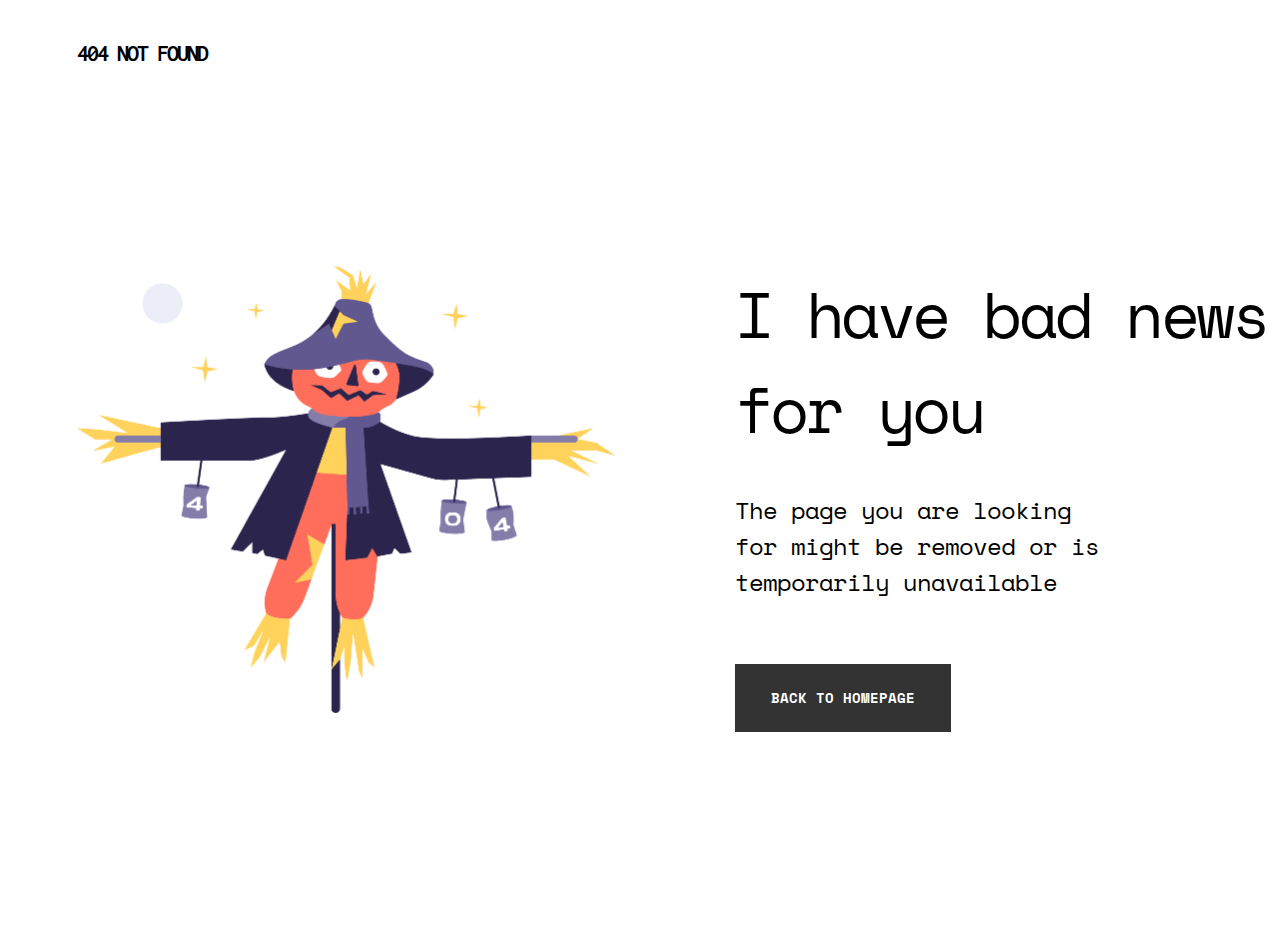
<file: 404-Not-Found/index.html>
<!DOCTYPE html>
<html lang="en">
  <head>
    <meta charset="utf-8" />
    <meta
      name="viewport"
      content="width=device-width, initial-scale=1, maximum-scale=5"
    />
    <link rel="icon" href="./images/devchallenges.png" />
    <link
      rel="shortcut icon"
      type="image/x-icon"
      href="https://devchallenges.io/"
    />
    <link
      ref="https://fonts.googleapis.com/css2?family=Poppins:wght@400;500&display=swap"
      rel="stylesheet"
    />
    <link
      href="https://fonts.googleapis.com/css2?family=Inconsolata:wght@700&display=swap"
      rel="stylesheet"
    />
    <link
      href="https://fonts.googleapis.com/css2?family=Inconsolata:wght@700&family=Space+Mono:wght@400;700&display=swap"
      rel="stylesheet"
    />
    <title>404 NOT FOUND Challenge</title>
    <style>
      * {
        padding: 0;
        margin: 0;
      }

      a {
        text-decoration: none;
        color: #000;
      }

      header p {
        margin: 40px 0 0 77px;
        font-size: 24px;
        font-weight: 700;
        font-family: "Inconsolata", monospace;
        letter-spacing: -2px;
      }

      .content {
        display: flex;
      }

      .pic {
        margin: 200px 0 0 77px;
        width: 540px;
        height: 447px;
      }

      .tip {
        margin: 200px 119px;
        font-family: "Space Mono", monospace;
      }

      .tip_hd {
        width: 586px;
        height: 190px;
        line-height: 95px;
        font-size: 64px;
        letter-spacing: -3.5px;
      }

      .tip_info {
        width: 381px;
        height: 108px;
        margin-top: 36px;
        font-size: 24px;
        font-weight: 400;
        letter-spacing: -1px;
      }

      .button {
        display: block;
        box-sizing: border-box;
        width: 216px;
        height: 68px;
        margin-top: 64px;
        padding: 23px 35px;
        background-color: rgba(51, 51, 51, 1);
        color: white;
        font-size: 14px;
        font-weight: 700;
        text-align: center;
      }
    </style>
  </head>
  <body>
    <header>
      <p>404 NOT FOUND</p>
    </header>
    <main>
      <div class="content">
        <img class="pic" src="./images/Scarecrow.png" alt="" />
        <div class="tip">
          <div class="tip_hd">I have bad news for you</div>
          <div class="tip_info">
            The page you are looking for might be removed or is temporarily
            unavailable
          </div>
          <a href="javascript:;" class="button">BACK TO HOMEPAGE</a>
        </div>
      </div>
    </main>
  </body>
</html>
</file>
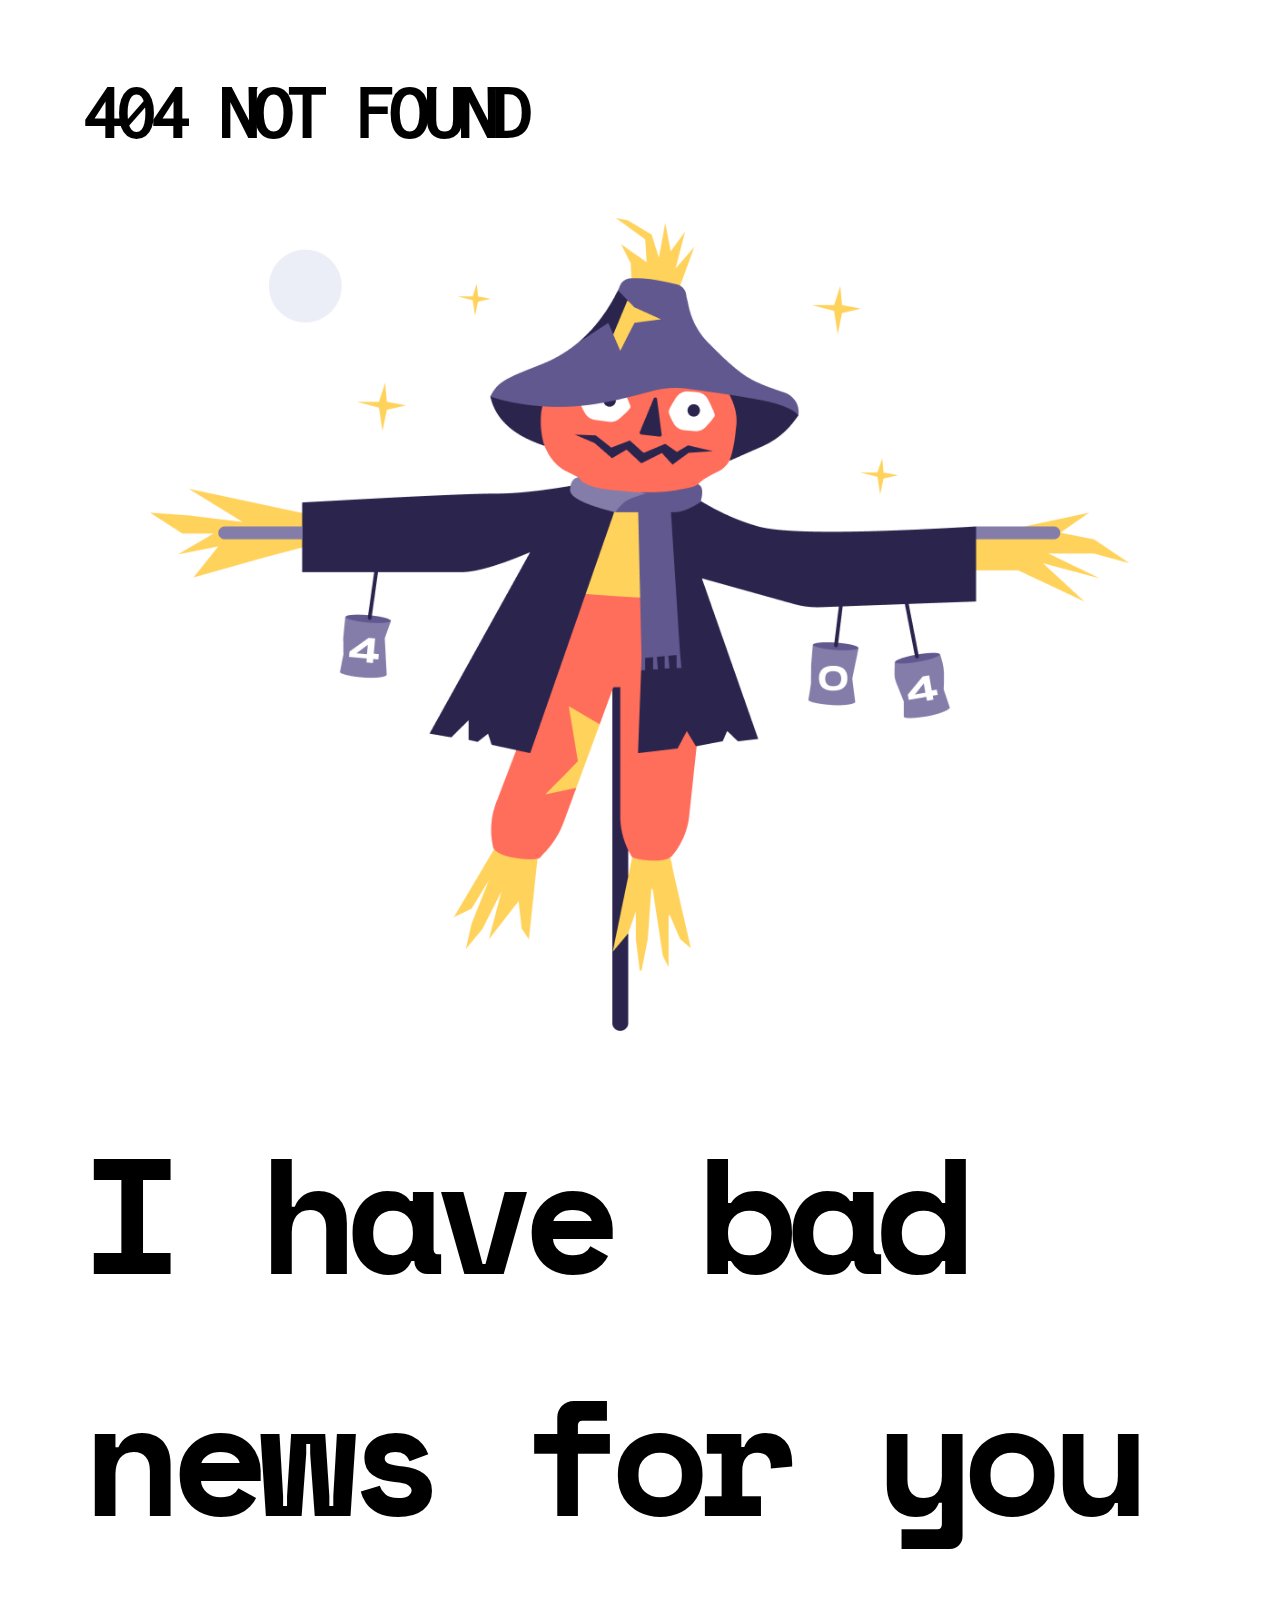
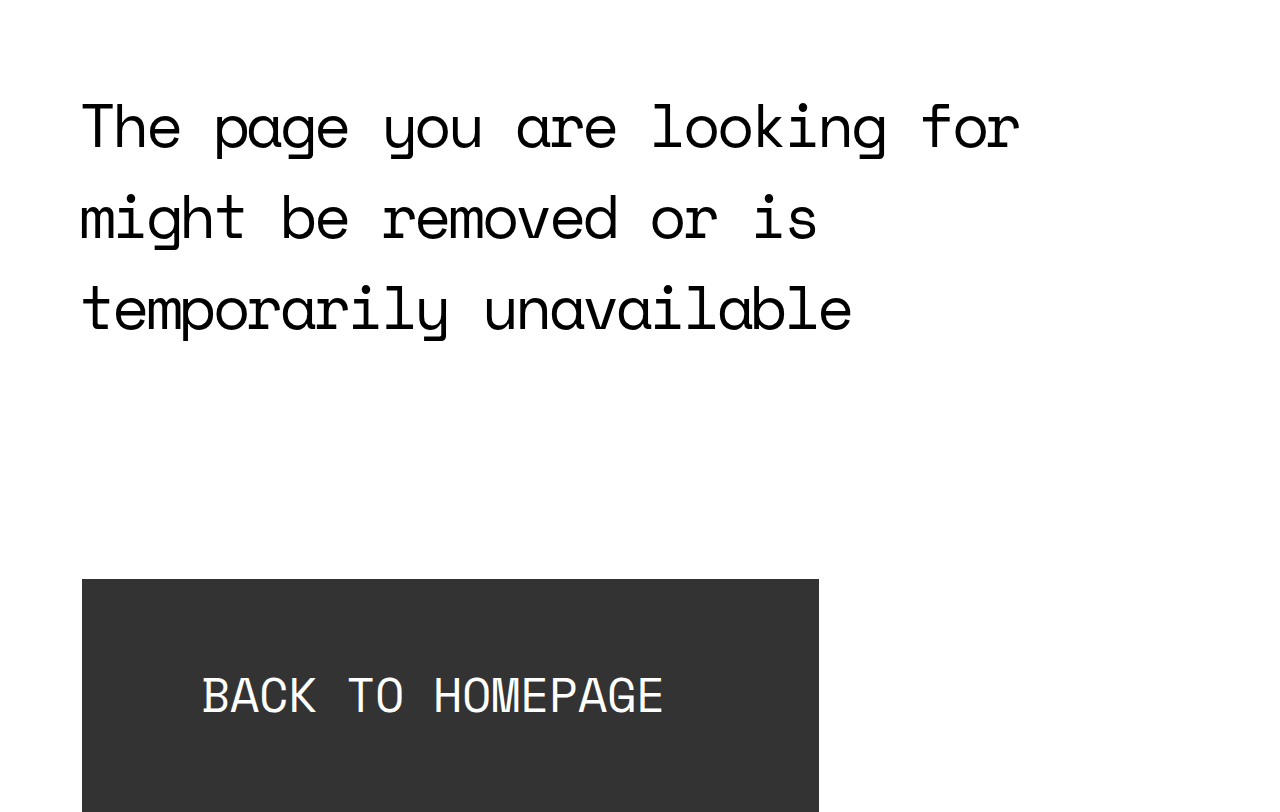
<file: 404-Not-Found/mobile.html>
<!DOCTYPE html>
<html lang="en">
  <head>
    <meta charset="UTF-8" />
    <meta http-equiv="X-UA-Compatible" content="IE=edge" />
    <meta name="viewport" content="width=device-width, initial-scale=1.0" />
    <link rel="icon" href="./images/devchallenges.png" />
    <link
      rel="shortcut icon"
      type="image/x-icon"
      href="https://devchallenges.io/"
    />
    <link
      ref="https://fonts.googleapis.com/css2?family=Poppins:wght@400;500&display=swap"
      rel="stylesheet"
    />
    <link
      href="https://fonts.googleapis.com/css2?family=Inconsolata:wght@700&display=swap"
      rel="stylesheet"
    />
    <link
      href="https://fonts.googleapis.com/css2?family=Inconsolata:wght@700&family=Space+Mono:wght@400;700&display=swap"
      rel="stylesheet"
    />
    <link rel="stylesheet" href="./less/mobile.css" />
    <title>404 NOT FOUND</title>
  </head>

  <body>
    <header>
      <p>404 NOT FOUND</p>
    </header>
    <main>
      <div class="content">
        <img class="pic" src="./images/Scarecrow.png" alt="" />
        <div class="tip">
          <div class="tip_hd">I have bad news for you</div>
          <div class="tip_info">
            The page you are looking for might be removed or is temporarily
            unavailable
          </div>
          <a href="javascript:;" class="button">BACK TO HOMEPAGE</a>
        </div>
      </div>
    </main>
  </body>
</html>
</file>
<file: 404-Not-Found/less/mobile.css>
* {
  padding: 0;
  margin: 0;
}
a {
  text-decoration: none;
  color: #000;
}
header p {
  margin: 5.3333vw 0 0 6.4vw;
  font-size: 6.4vw;
  font-weight: 700;
  font-family: "Inconsolata", monospace;
  letter-spacing: -0.5333vw;
}
.pic {
  display: block;
  width: 76.5333vw;
  height: 63.4667vw;
  margin: 4rem auto 3.75rem auto;
}
.tip {
  font-family: "Space Mono", monospace;
}
.tip .tip_hd {
  margin: 0 0 8vw 6.4vw;
  line-height: 18.9333vw;
  font-size: 12.8vw;
  font-weight: 700;
  letter-spacing: -0.9333vw;
}
.tip .tip_info {
  width: 87.4667vw;
  height: 21.6vw;
  margin: 0 0 17.6vw 6.1333vw;
  font-size: 4.8vw;
  letter-spacing: -0.2667vw;
}
.tip .button {
  display: block;
  box-sizing: border-box;
  width: 57.6vw;
  height: 18.1333vw;
  margin-left: 6.4vw;
  padding: 6.1333vw 9.3333vw;
  background-color: #333333;
  color: #ffffff;
  font-size: 3.7333vw;
}
</file>
